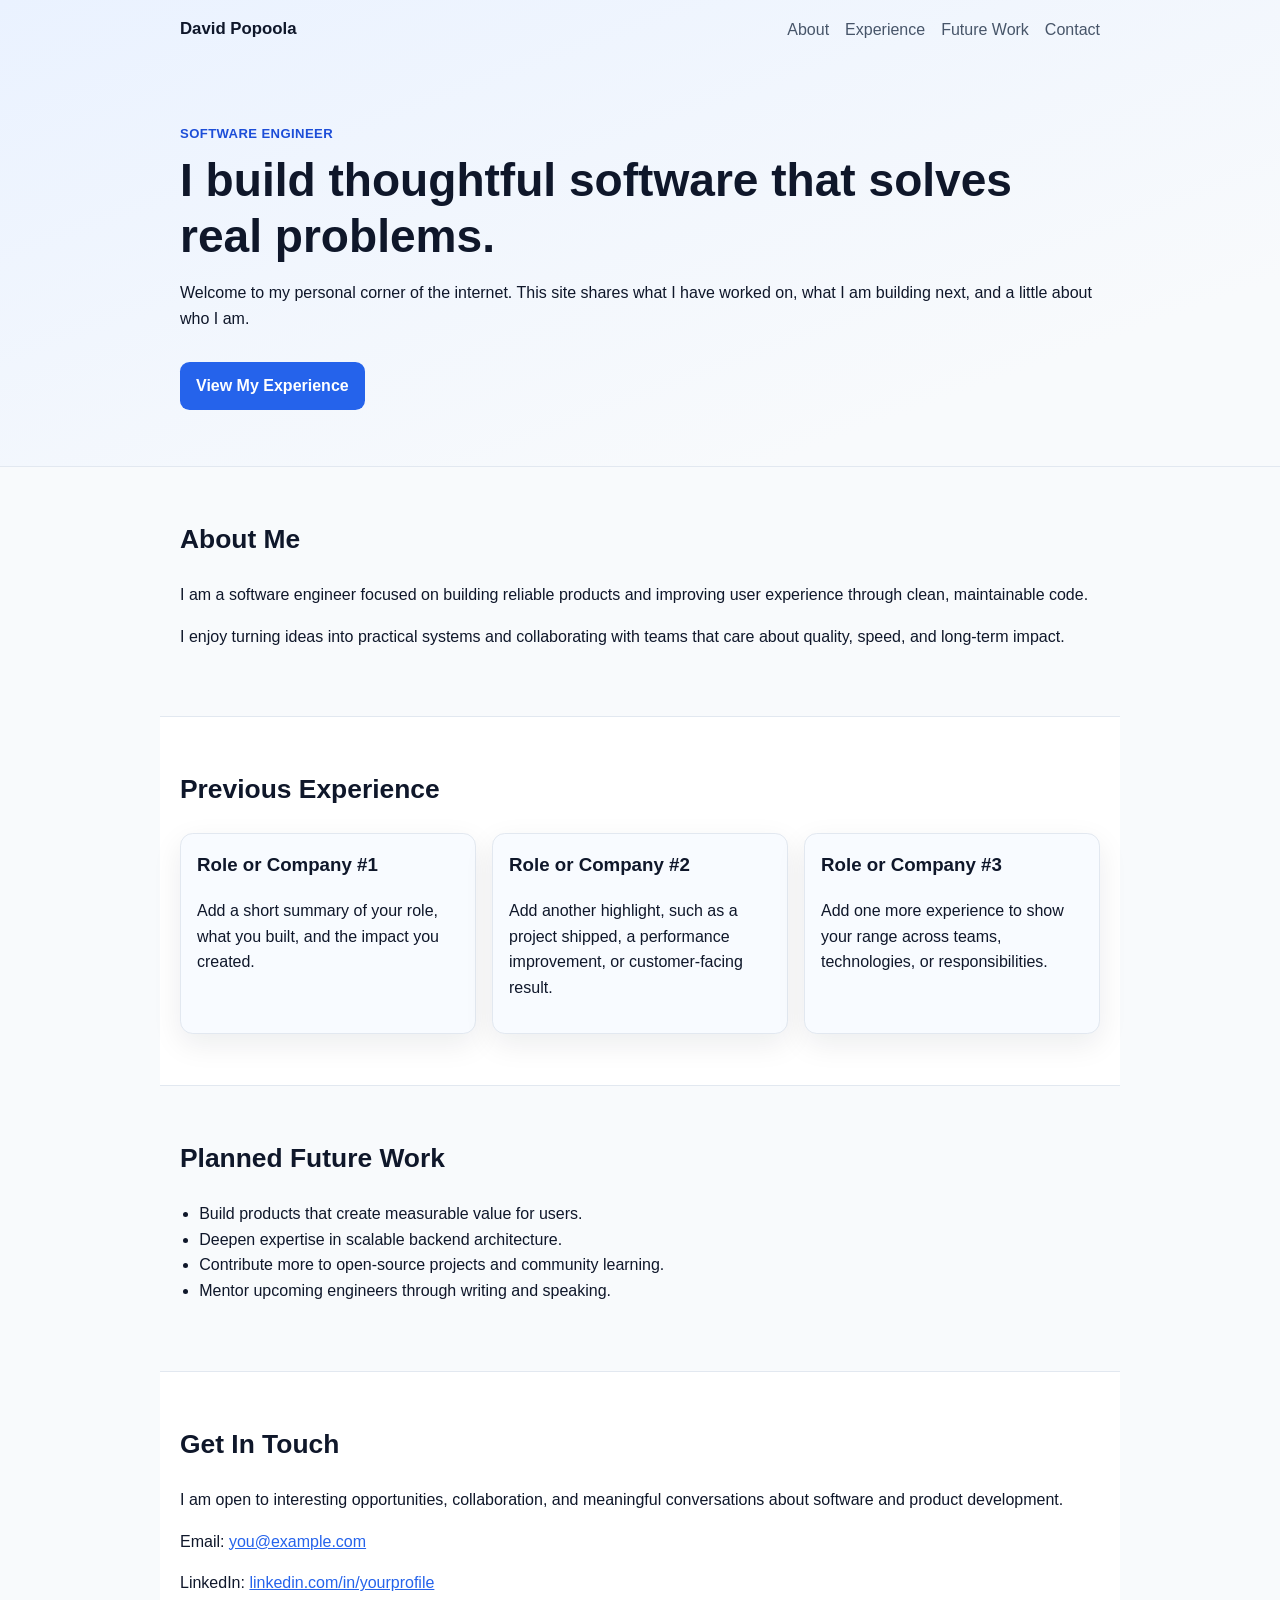
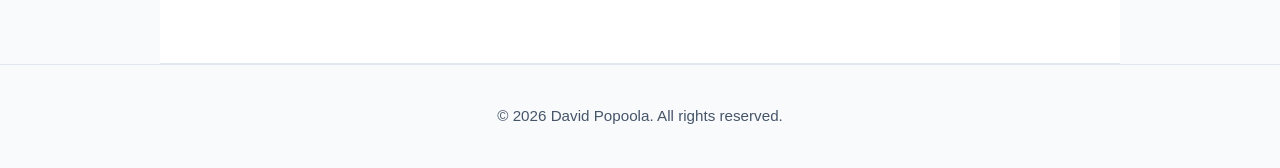
<file: index.html>
<!DOCTYPE html>
<html lang="en">
<head>
  <meta charset="UTF-8" />
  <meta name="viewport" content="width=device-width, initial-scale=1.0" />
  <title>David Popoola | Software Engineer</title>
  <meta
    name="description"
    content="Personal website for David Popoola, software engineer. Experience, future work, and more."
  />
  <link rel="stylesheet" href="styles.css" />
</head>
<body>
  <header class="hero">
    <nav class="nav">
      <div class="brand">David Popoola</div>
      <ul class="nav-links">
        <li><a href="#about">About</a></li>
        <li><a href="#experience">Experience</a></li>
        <li><a href="#future">Future Work</a></li>
        <li><a href="#contact">Contact</a></li>
      </ul>
    </nav>

    <div class="hero-content">
      <p class="kicker">Software Engineer</p>
      <h1>I build thoughtful software that solves real problems.</h1>
      <p>
        Welcome to my personal corner of the internet. This site shares what I
        have worked on, what I am building next, and a little about who I am.
      </p>
      <a class="button" href="#experience">View My Experience</a>
    </div>
  </header>

  <main>
    <section id="about" class="section">
      <h2>About Me</h2>
      <p>
        I am a software engineer focused on building reliable products and
        improving user experience through clean, maintainable code.
      </p>
      <p>
        I enjoy turning ideas into practical systems and collaborating with
        teams that care about quality, speed, and long-term impact.
      </p>
    </section>

    <section id="experience" class="section alt">
      <h2>Previous Experience</h2>
      <div class="cards">
        <article class="card">
          <h3>Role or Company #1</h3>
          <p>
            Add a short summary of your role, what you built, and the impact
            you created.
          </p>
        </article>
        <article class="card">
          <h3>Role or Company #2</h3>
          <p>
            Add another highlight, such as a project shipped, a performance
            improvement, or customer-facing result.
          </p>
        </article>
        <article class="card">
          <h3>Role or Company #3</h3>
          <p>
            Add one more experience to show your range across teams,
            technologies, or responsibilities.
          </p>
        </article>
      </div>
    </section>

    <section id="future" class="section">
      <h2>Planned Future Work</h2>
      <ul class="list">
        <li>Build products that create measurable value for users.</li>
        <li>Deepen expertise in scalable backend architecture.</li>
        <li>Contribute more to open-source projects and community learning.</li>
        <li>Mentor upcoming engineers through writing and speaking.</li>
      </ul>
    </section>

    <section id="contact" class="section alt">
      <h2>Get In Touch</h2>
      <p>
        I am open to interesting opportunities, collaboration, and meaningful
        conversations about software and product development.
      </p>
      <p>
        Email:
        <a href="mailto:you@example.com">you@example.com</a>
      </p>
      <p>
        LinkedIn:
        <a href="https://www.linkedin.com/" target="_blank" rel="noreferrer">
          linkedin.com/in/yourprofile
        </a>
      </p>
    </section>
  </main>

  <footer class="footer">
    <p>&copy; <span id="year"></span> David Popoola. All rights reserved.</p>
  </footer>

  <script>
    document.getElementById("year").textContent = new Date().getFullYear();
  </script>
</body>
</html>
</file>
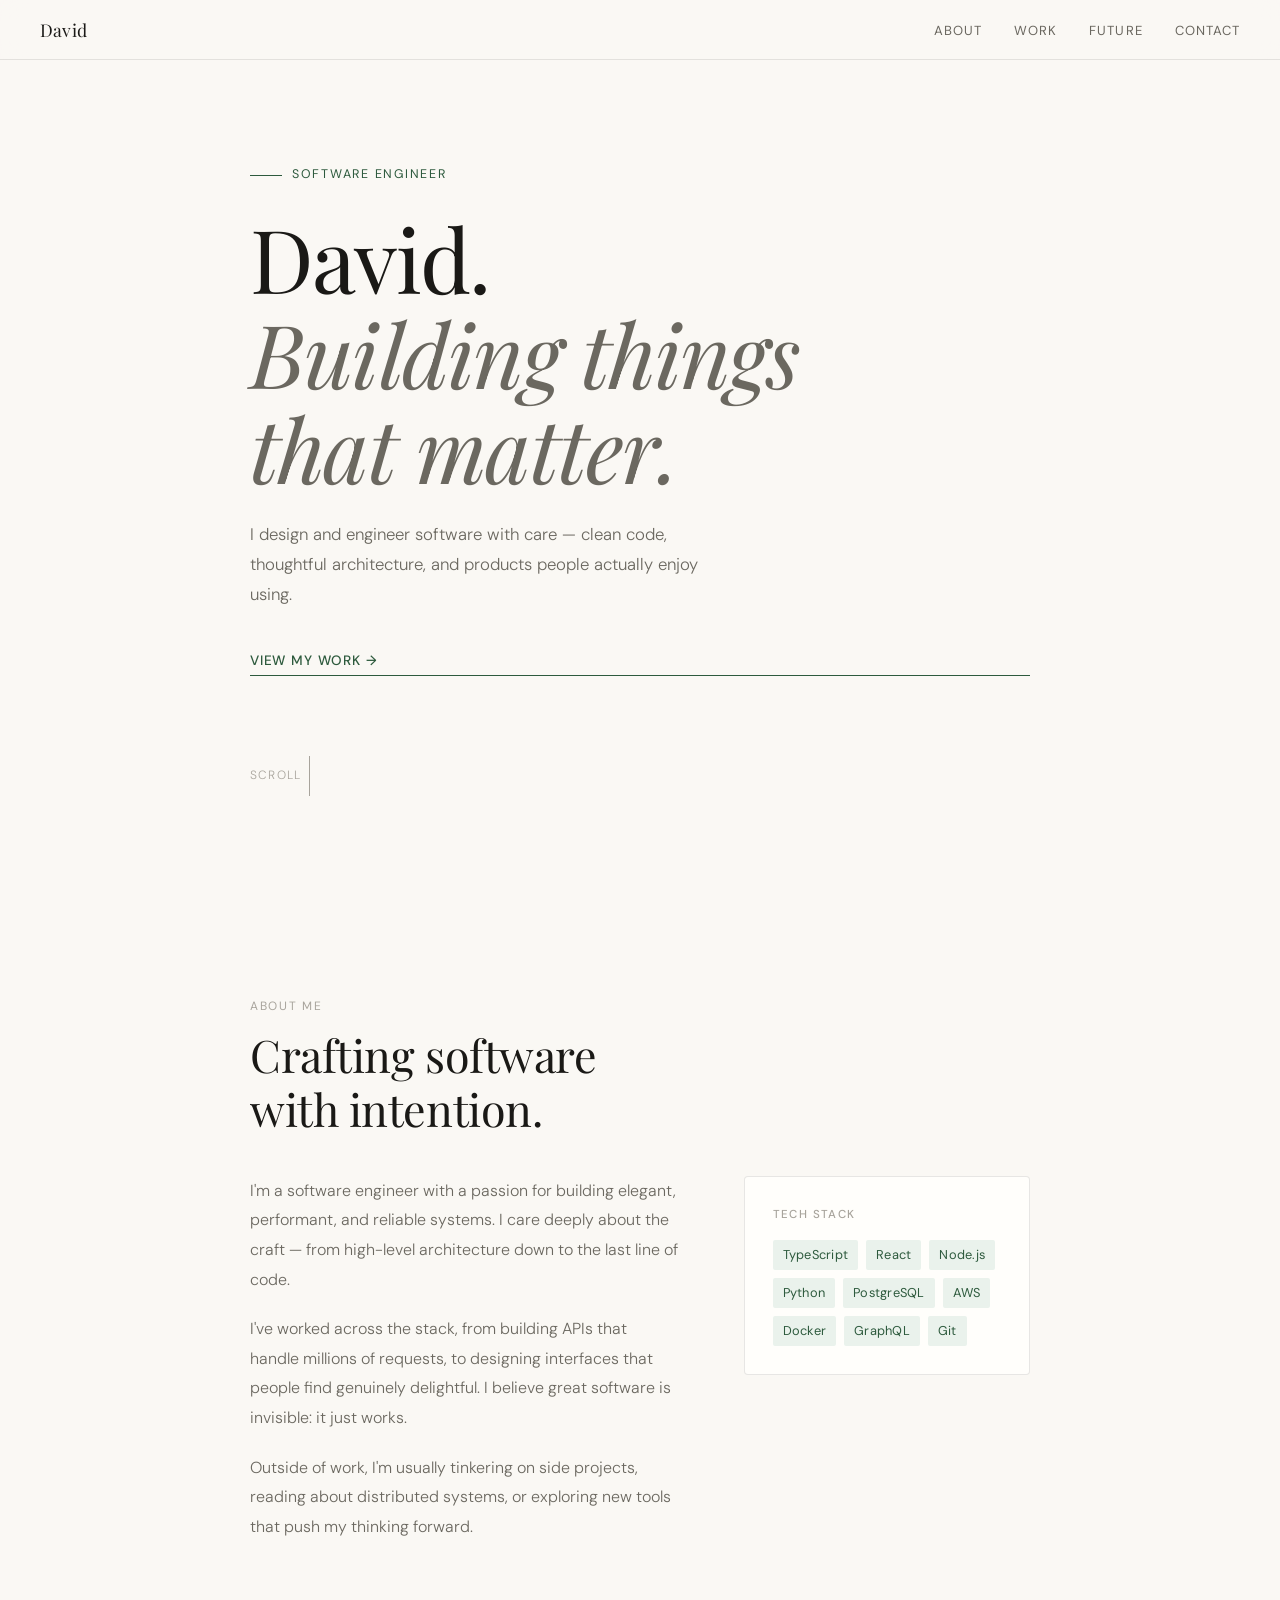
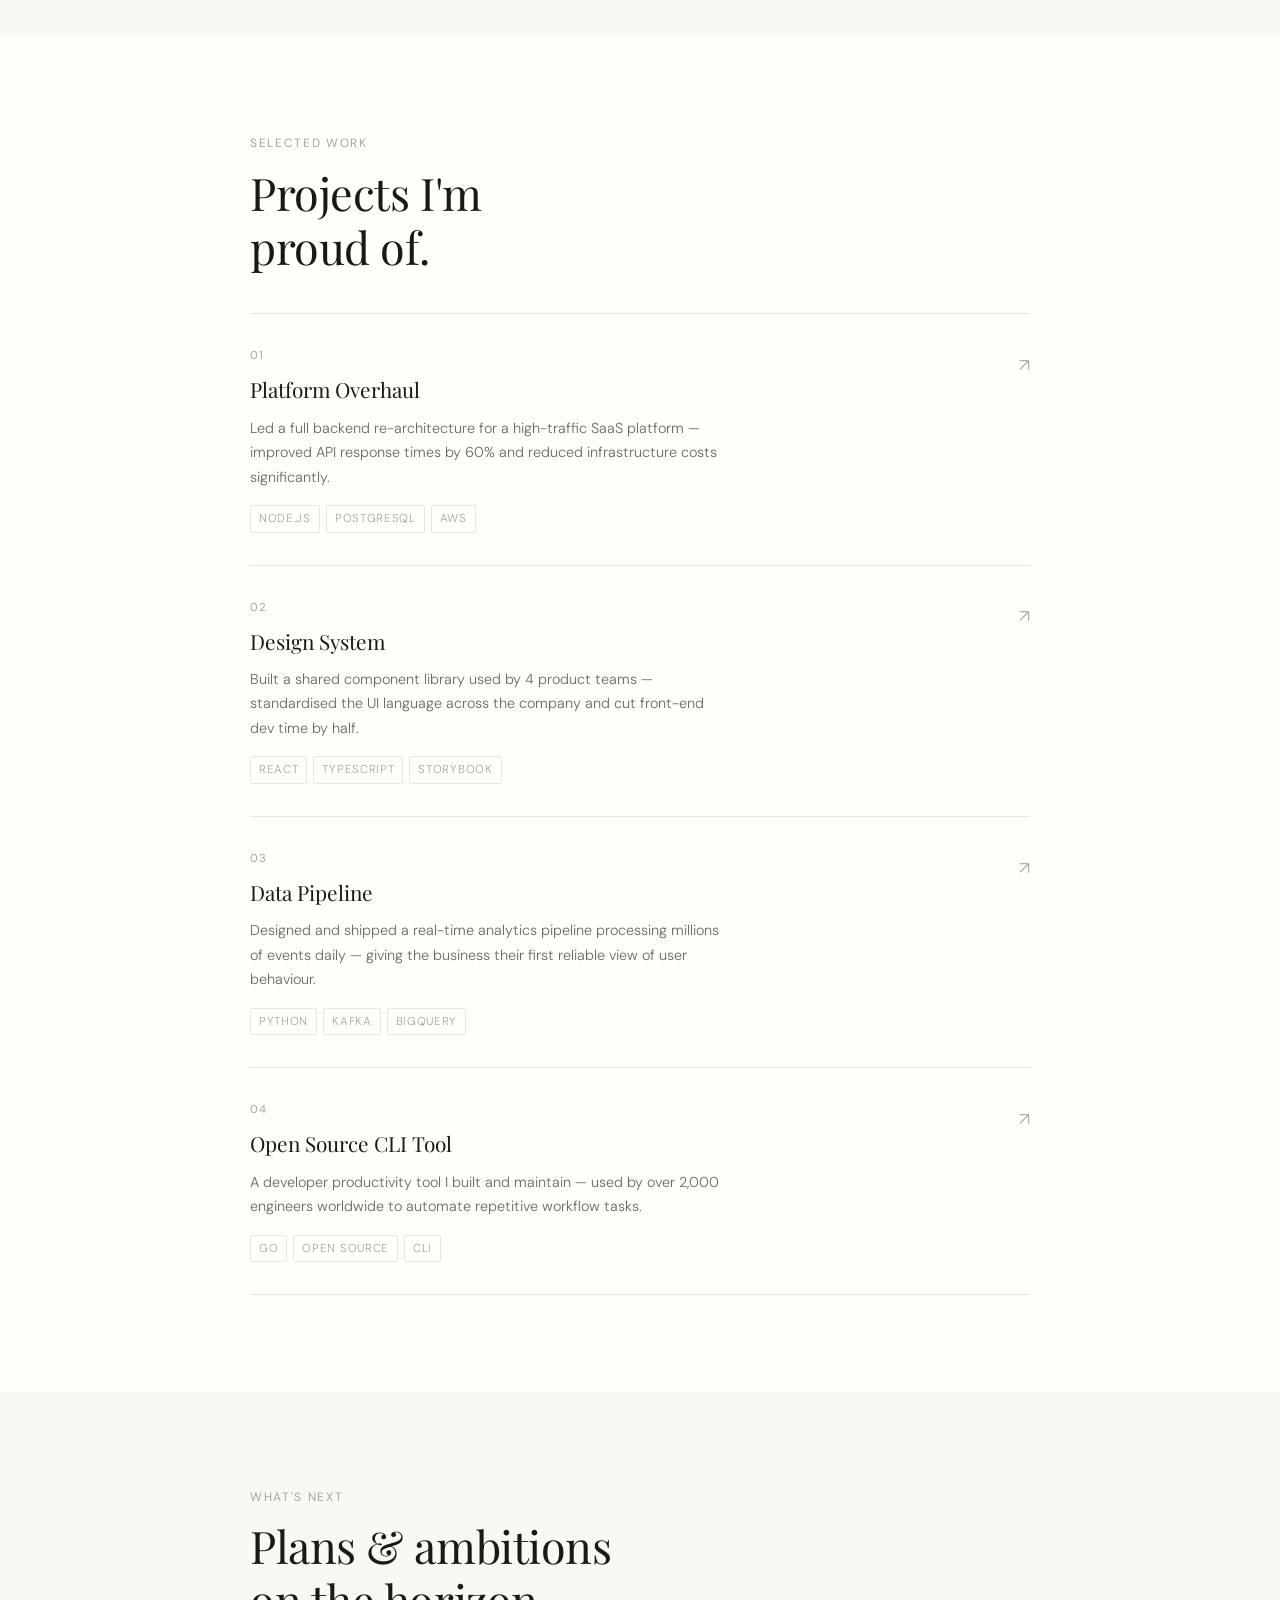
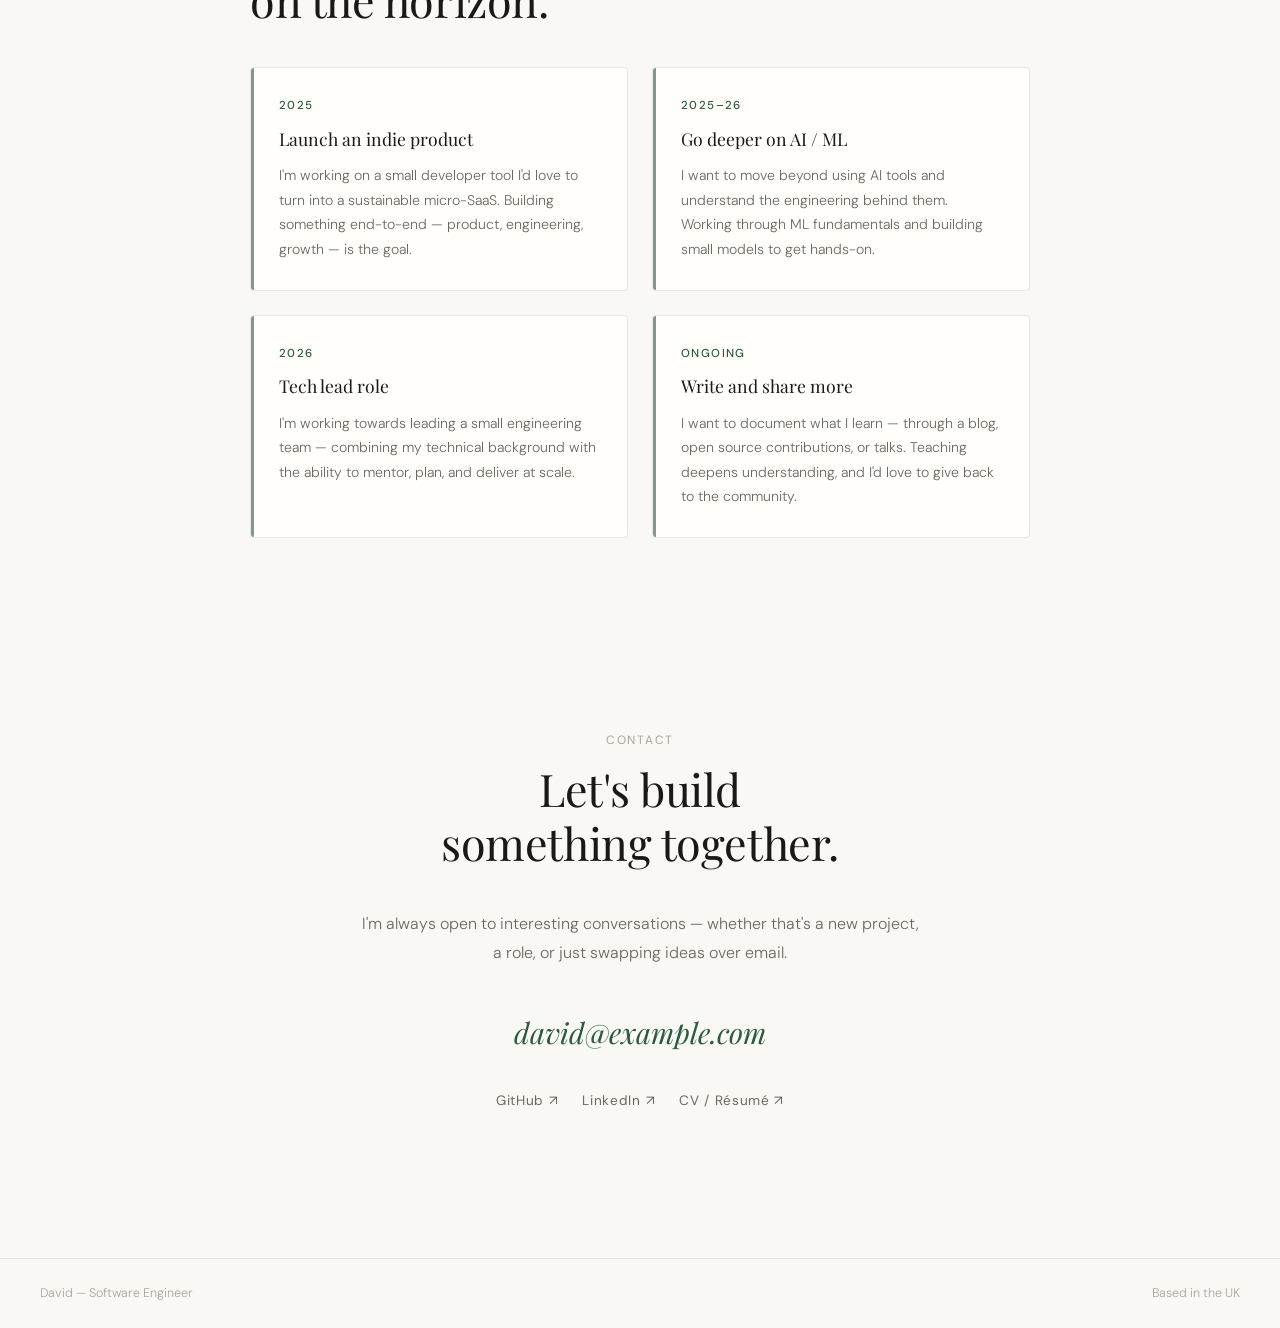
<file: david-personal-website.html>
<!DOCTYPE html>
<html lang="en">
<head>
<meta charset="UTF-8" />
<meta name="viewport" content="width=device-width, initial-scale=1.0"/>
<title>David — Software Engineer</title>
<link href="https://fonts.googleapis.com/css2?family=Playfair+Display:ital,wght@0,400;0,500;1,400&family=DM+Sans:wght@300;400;500&display=swap" rel="stylesheet"/>
<style>
  *, *::before, *::after { box-sizing: border-box; margin: 0; padding: 0; }

  :root {
    --cream: #FAF8F4;
    --warm-white: #FFFEFB;
    --ink: #1A1916;
    --ink-muted: #6B6860;
    --ink-light: #A8A49C;
    --accent: #2D5A3D;
    --accent-light: #EAF2EC;
    --border: rgba(26,25,22,0.10);
    --serif: 'Playfair Display', Georgia, serif;
    --sans: 'DM Sans', system-ui, sans-serif;
  }

  html { scroll-behavior: smooth; }

  body {
    background: var(--cream);
    color: var(--ink);
    font-family: var(--sans);
    font-size: 16px;
    line-height: 1.7;
    font-weight: 300;
  }

  nav {
    position: fixed; top: 0; left: 0; right: 0;
    background: rgba(250,248,244,0.88);
    backdrop-filter: blur(12px);
    -webkit-backdrop-filter: blur(12px);
    border-bottom: 1px solid var(--border);
    z-index: 100;
    padding: 0 2.5rem;
    height: 60px;
    display: flex; align-items: center; justify-content: space-between;
  }

  .nav-name {
    font-family: var(--serif);
    font-size: 1.1rem;
    letter-spacing: 0.01em;
    color: var(--ink);
    text-decoration: none;
  }

  .nav-links {
    display: flex; gap: 2rem;
    list-style: none;
  }

  .nav-links a {
    font-size: 0.82rem;
    font-weight: 400;
    letter-spacing: 0.08em;
    text-transform: uppercase;
    color: var(--ink-muted);
    text-decoration: none;
    transition: color 0.2s;
  }
  .nav-links a:hover { color: var(--ink); }

  main { padding-top: 60px; }

  section { padding: 6rem 2.5rem; max-width: 860px; margin: 0 auto; }

  /* HERO */
  #hero {
    min-height: calc(100vh - 60px);
    display: flex; flex-direction: column; justify-content: center;
    padding-top: 4rem; padding-bottom: 4rem;
  }

  .hero-eyebrow {
    font-size: 0.78rem;
    font-weight: 400;
    letter-spacing: 0.14em;
    text-transform: uppercase;
    color: var(--accent);
    margin-bottom: 1.5rem;
    display: flex; align-items: center; gap: 10px;
  }
  .hero-eyebrow::before {
    content: '';
    display: inline-block;
    width: 32px; height: 1px;
    background: var(--accent);
  }

  h1 {
    font-family: var(--serif);
    font-size: clamp(3rem, 8vw, 5.5rem);
    font-weight: 400;
    line-height: 1.08;
    letter-spacing: -0.02em;
    color: var(--ink);
    margin-bottom: 1.5rem;
  }

  h1 em {
    font-style: italic;
    color: var(--ink-muted);
  }

  .hero-sub {
    font-size: 1.05rem;
    font-weight: 300;
    color: var(--ink-muted);
    max-width: 480px;
    line-height: 1.8;
    margin-bottom: 2.5rem;
  }

  .hero-cta {
    display: inline-flex; align-items: center; gap: 10px;
    font-size: 0.85rem;
    font-weight: 500;
    letter-spacing: 0.06em;
    text-transform: uppercase;
    color: var(--accent);
    text-decoration: none;
    border-bottom: 1px solid var(--accent);
    padding-bottom: 2px;
    transition: gap 0.2s;
  }
  .hero-cta:hover { gap: 16px; }

  .hero-scroll {
    margin-top: 5rem;
    font-size: 0.75rem;
    letter-spacing: 0.1em;
    text-transform: uppercase;
    color: var(--ink-light);
    display: flex; align-items: center; gap: 8px;
  }
  .hero-scroll::after {
    content: '';
    width: 1px; height: 40px;
    background: var(--ink-light);
    display: inline-block;
  }

  /* SECTION HEADERS */
  .section-label {
    font-size: 0.75rem;
    font-weight: 400;
    letter-spacing: 0.14em;
    text-transform: uppercase;
    color: var(--ink-light);
    margin-bottom: 0.75rem;
  }

  h2 {
    font-family: var(--serif);
    font-size: clamp(1.8rem, 4vw, 2.8rem);
    font-weight: 400;
    line-height: 1.2;
    letter-spacing: -0.01em;
    margin-bottom: 2.5rem;
    color: var(--ink);
  }

  /* ABOUT */
  .about-grid {
    display: grid;
    grid-template-columns: 3fr 2fr;
    gap: 4rem;
    align-items: start;
  }

  .about-text p {
    color: var(--ink-muted);
    font-size: 1rem;
    line-height: 1.85;
    margin-bottom: 1.25rem;
  }
  .about-text p:last-child { margin-bottom: 0; }

  .about-stack {
    background: var(--warm-white);
    border: 1px solid var(--border);
    border-radius: 4px;
    padding: 1.75rem;
  }

  .stack-title {
    font-size: 0.72rem;
    font-weight: 500;
    letter-spacing: 0.12em;
    text-transform: uppercase;
    color: var(--ink-light);
    margin-bottom: 1rem;
  }

  .stack-list {
    list-style: none;
    display: flex;
    flex-wrap: wrap;
    gap: 8px;
  }

  .stack-list li {
    font-size: 0.8rem;
    font-weight: 400;
    color: var(--accent);
    background: var(--accent-light);
    padding: 4px 10px;
    border-radius: 2px;
    letter-spacing: 0.02em;
  }

  /* PROJECTS */
  #projects { background: var(--warm-white); max-width: 100%; padding: 6rem 0; }
  .projects-inner { max-width: 860px; margin: 0 auto; padding: 0 2.5rem; }

  .project-list { display: flex; flex-direction: column; gap: 0; }

  .project-item {
    border-top: 1px solid var(--border);
    padding: 2rem 0;
    display: grid;
    grid-template-columns: 1fr auto;
    gap: 2rem;
    align-items: start;
    transition: background 0.2s;
    cursor: default;
  }
  .project-item:last-child { border-bottom: 1px solid var(--border); }

  .project-num {
    font-size: 0.72rem;
    color: var(--ink-light);
    font-weight: 400;
    margin-bottom: 0.4rem;
    letter-spacing: 0.06em;
  }

  .project-name {
    font-family: var(--serif);
    font-size: 1.3rem;
    font-weight: 400;
    color: var(--ink);
    margin-bottom: 0.5rem;
  }

  .project-desc {
    font-size: 0.9rem;
    color: var(--ink-muted);
    max-width: 480px;
    line-height: 1.7;
  }

  .project-tags {
    display: flex; gap: 6px; flex-wrap: wrap;
    margin-top: 1rem;
  }

  .project-tag {
    font-size: 0.72rem;
    letter-spacing: 0.06em;
    text-transform: uppercase;
    color: var(--ink-light);
    border: 1px solid var(--border);
    padding: 3px 8px;
    border-radius: 2px;
  }

  .project-arrow {
    font-size: 1.1rem;
    color: var(--ink-light);
    margin-top: 0.3rem;
    transition: transform 0.2s, color 0.2s;
  }
  .project-item:hover .project-arrow { transform: translate(3px, -3px); color: var(--accent); }

  /* FUTURE */
  .future-grid {
    display: grid;
    grid-template-columns: 1fr 1fr;
    gap: 1.5rem;
  }

  .future-card {
    background: var(--warm-white);
    border: 1px solid var(--border);
    border-radius: 4px;
    padding: 1.75rem;
    position: relative;
    overflow: hidden;
  }
  .future-card::before {
    content: '';
    position: absolute;
    left: 0; top: 0; bottom: 0;
    width: 3px;
    background: var(--accent);
    opacity: 0.6;
  }

  .future-year {
    font-size: 0.72rem;
    font-weight: 500;
    letter-spacing: 0.12em;
    text-transform: uppercase;
    color: var(--accent);
    margin-bottom: 0.5rem;
  }

  .future-title {
    font-family: var(--serif);
    font-size: 1.1rem;
    font-weight: 400;
    color: var(--ink);
    margin-bottom: 0.6rem;
  }

  .future-text {
    font-size: 0.88rem;
    color: var(--ink-muted);
    line-height: 1.75;
  }

  /* CONTACT */
  #contact { text-align: center; max-width: 640px; }
  #contact .section-label { justify-content: center; }

  .contact-intro {
    font-size: 1rem;
    color: var(--ink-muted);
    margin-bottom: 2.5rem;
    line-height: 1.8;
  }

  .contact-links {
    display: flex;
    justify-content: center;
    gap: 1.5rem;
    flex-wrap: wrap;
    margin-bottom: 3rem;
  }

  .contact-link {
    display: inline-flex; align-items: center; gap: 8px;
    font-size: 0.85rem;
    font-weight: 400;
    letter-spacing: 0.05em;
    color: var(--ink-muted);
    text-decoration: none;
    border-bottom: 1px solid transparent;
    padding-bottom: 1px;
    transition: color 0.2s, border-color 0.2s;
  }
  .contact-link:hover { color: var(--ink); border-color: var(--ink); }

  .contact-email {
    font-family: var(--serif);
    font-size: clamp(1.2rem, 3vw, 1.8rem);
    font-style: italic;
    color: var(--accent);
    text-decoration: none;
    border-bottom: 1px solid transparent;
    transition: border-color 0.2s;
  }
  .contact-email:hover { border-color: var(--accent); }

  footer {
    border-top: 1px solid var(--border);
    padding: 1.5rem 2.5rem;
    display: flex; justify-content: space-between; align-items: center;
    font-size: 0.78rem;
    color: var(--ink-light);
  }

  @media (max-width: 640px) {
    nav { padding: 0 1.25rem; }
    .nav-links { display: none; }
    section { padding: 4rem 1.25rem; }
    .about-grid { grid-template-columns: 1fr; gap: 2rem; }
    .future-grid { grid-template-columns: 1fr; }
    .projects-inner { padding: 0 1.25rem; }
    footer { flex-direction: column; gap: 0.5rem; text-align: center; }
  }
</style>
</head>
<body>

<nav>
  <a class="nav-name" href="#hero">David</a>
  <ul class="nav-links">
    <li><a href="#about">About</a></li>
    <li><a href="#projects">Work</a></li>
    <li><a href="#future">Future</a></li>
    <li><a href="#contact">Contact</a></li>
  </ul>
</nav>

<main>

  <!-- HERO -->
  <section id="hero">
    <div class="hero-eyebrow">Software Engineer</div>
    <h1>David.<br><em>Building things<br>that matter.</em></h1>
    <p class="hero-sub">I design and engineer software with care — clean code, thoughtful architecture, and products people actually enjoy using.</p>
    <a class="hero-cta" href="#projects">View my work →</a>
    <div class="hero-scroll">Scroll</div>
  </section>

  <!-- ABOUT -->
  <section id="about">
    <div class="section-label">About me</div>
    <h2>Crafting software<br>with intention.</h2>
    <div class="about-grid">
      <div class="about-text">
        <p>I'm a software engineer with a passion for building elegant, performant, and reliable systems. I care deeply about the craft — from high-level architecture down to the last line of code.</p>
        <p>I've worked across the stack, from building APIs that handle millions of requests, to designing interfaces that people find genuinely delightful. I believe great software is invisible: it just works.</p>
        <p>Outside of work, I'm usually tinkering on side projects, reading about distributed systems, or exploring new tools that push my thinking forward.</p>
      </div>
      <div class="about-stack">
        <div class="stack-title">Tech stack</div>
        <ul class="stack-list">
          <li>TypeScript</li>
          <li>React</li>
          <li>Node.js</li>
          <li>Python</li>
          <li>PostgreSQL</li>
          <li>AWS</li>
          <li>Docker</li>
          <li>GraphQL</li>
          <li>Git</li>
        </ul>
      </div>
    </div>
  </section>

  <!-- PROJECTS -->
  <div id="projects">
    <div class="projects-inner">
      <div class="section-label">Selected work</div>
      <h2>Projects I'm<br>proud of.</h2>
      <div class="project-list">

        <div class="project-item">
          <div>
            <div class="project-num">01</div>
            <div class="project-name">Platform Overhaul</div>
            <div class="project-desc">Led a full backend re-architecture for a high-traffic SaaS platform — improved API response times by 60% and reduced infrastructure costs significantly.</div>
            <div class="project-tags">
              <span class="project-tag">Node.js</span>
              <span class="project-tag">PostgreSQL</span>
              <span class="project-tag">AWS</span>
            </div>
          </div>
          <div class="project-arrow">↗</div>
        </div>

        <div class="project-item">
          <div>
            <div class="project-num">02</div>
            <div class="project-name">Design System</div>
            <div class="project-desc">Built a shared component library used by 4 product teams — standardised the UI language across the company and cut front-end dev time by half.</div>
            <div class="project-tags">
              <span class="project-tag">React</span>
              <span class="project-tag">TypeScript</span>
              <span class="project-tag">Storybook</span>
            </div>
          </div>
          <div class="project-arrow">↗</div>
        </div>

        <div class="project-item">
          <div>
            <div class="project-num">03</div>
            <div class="project-name">Data Pipeline</div>
            <div class="project-desc">Designed and shipped a real-time analytics pipeline processing millions of events daily — giving the business their first reliable view of user behaviour.</div>
            <div class="project-tags">
              <span class="project-tag">Python</span>
              <span class="project-tag">Kafka</span>
              <span class="project-tag">BigQuery</span>
            </div>
          </div>
          <div class="project-arrow">↗</div>
        </div>

        <div class="project-item">
          <div>
            <div class="project-num">04</div>
            <div class="project-name">Open Source CLI Tool</div>
            <div class="project-desc">A developer productivity tool I built and maintain — used by over 2,000 engineers worldwide to automate repetitive workflow tasks.</div>
            <div class="project-tags">
              <span class="project-tag">Go</span>
              <span class="project-tag">Open Source</span>
              <span class="project-tag">CLI</span>
            </div>
          </div>
          <div class="project-arrow">↗</div>
        </div>

      </div>
    </div>
  </div>

  <!-- FUTURE PLANS -->
  <section id="future">
    <div class="section-label">What's next</div>
    <h2>Plans & ambitions<br>on the horizon.</h2>
    <div class="future-grid">
      <div class="future-card">
        <div class="future-year">2025</div>
        <div class="future-title">Launch an indie product</div>
        <p class="future-text">I'm working on a small developer tool I'd love to turn into a sustainable micro-SaaS. Building something end-to-end — product, engineering, growth — is the goal.</p>
      </div>
      <div class="future-card">
        <div class="future-year">2025–26</div>
        <div class="future-title">Go deeper on AI / ML</div>
        <p class="future-text">I want to move beyond using AI tools and understand the engineering behind them. Working through ML fundamentals and building small models to get hands-on.</p>
      </div>
      <div class="future-card">
        <div class="future-year">2026</div>
        <div class="future-title">Tech lead role</div>
        <p class="future-text">I'm working towards leading a small engineering team — combining my technical background with the ability to mentor, plan, and deliver at scale.</p>
      </div>
      <div class="future-card">
        <div class="future-year">Ongoing</div>
        <div class="future-title">Write and share more</div>
        <p class="future-text">I want to document what I learn — through a blog, open source contributions, or talks. Teaching deepens understanding, and I'd love to give back to the community.</p>
      </div>
    </div>
  </section>

  <!-- CONTACT -->
  <section id="contact">
    <div class="section-label">Contact</div>
    <h2>Let's build<br>something together.</h2>
    <p class="contact-intro">I'm always open to interesting conversations — whether that's a new project, a role, or just swapping ideas over email.</p>
    <a class="contact-email" href="mailto:david@example.com">david@example.com</a>
    <div style="height: 2rem;"></div>
    <div class="contact-links">
      <a class="contact-link" href="https://github.com" target="_blank">GitHub ↗</a>
      <a class="contact-link" href="https://linkedin.com" target="_blank">LinkedIn ↗</a>
      <a class="contact-link" href="#" target="_blank">CV / Résumé ↗</a>
    </div>
  </section>

</main>

<footer>
  <span>David — Software Engineer</span>
  <span>Based in the UK</span>
</footer>

</body>
</html>
</file>
<file: styles.css>
:root {
  color-scheme: light;
  --bg: #f8fafc;
  --surface: #ffffff;
  --text: #0f172a;
  --muted: #475569;
  --brand: #2563eb;
  --brand-dark: #1d4ed8;
  --border: #e2e8f0;
  --shadow: 0 10px 30px rgba(15, 23, 42, 0.08);
}

* {
  box-sizing: border-box;
}

html,
body {
  margin: 0;
  padding: 0;
  font-family: -apple-system, BlinkMacSystemFont, "Segoe UI", Roboto, Ubuntu,
    "Helvetica Neue", sans-serif;
  background: var(--bg);
  color: var(--text);
  line-height: 1.6;
}

a {
  color: var(--brand);
}

.hero {
  background: linear-gradient(160deg, #eaf2ff 0%, #f8fafc 80%);
  border-bottom: 1px solid var(--border);
}

.nav {
  max-width: 960px;
  margin: 0 auto;
  padding: 1rem 1.25rem;
  display: flex;
  align-items: center;
  justify-content: space-between;
}

.brand {
  font-weight: 700;
  font-size: 1.05rem;
}

.nav-links {
  margin: 0;
  padding: 0;
  display: flex;
  gap: 1rem;
  list-style: none;
}

.nav-links a {
  text-decoration: none;
  color: var(--muted);
  font-weight: 500;
}

.nav-links a:hover {
  color: var(--text);
}

.hero-content {
  max-width: 960px;
  margin: 0 auto;
  padding: 4rem 1.25rem 3.5rem;
}

.kicker {
  margin: 0;
  color: var(--brand-dark);
  font-weight: 700;
  letter-spacing: 0.03em;
  text-transform: uppercase;
  font-size: 0.82rem;
}

h1 {
  margin: 0.6rem 0 1rem;
  font-size: clamp(2rem, 3.6vw, 3rem);
  line-height: 1.2;
}

h2 {
  margin-top: 0;
  font-size: 1.65rem;
}

.button {
  display: inline-block;
  margin-top: 0.9rem;
  background: var(--brand);
  color: white;
  text-decoration: none;
  padding: 0.7rem 1rem;
  border-radius: 0.6rem;
  font-weight: 600;
}

.button:hover {
  background: var(--brand-dark);
}

.section {
  max-width: 960px;
  margin: 0 auto;
  padding: 3.2rem 1.25rem;
}

.section.alt {
  background: var(--surface);
  border-top: 1px solid var(--border);
  border-bottom: 1px solid var(--border);
}

.cards {
  display: grid;
  grid-template-columns: repeat(auto-fit, minmax(210px, 1fr));
  gap: 1rem;
}

.card {
  background: #f8fbff;
  border: 1px solid var(--border);
  border-radius: 0.8rem;
  padding: 1rem;
  box-shadow: var(--shadow);
}

.card h3 {
  margin-top: 0;
}

.list {
  padding-left: 1.2rem;
}

.footer {
  border-top: 1px solid var(--border);
  text-align: center;
  padding: 1.5rem 1rem;
  color: var(--muted);
  font-size: 0.95rem;
}

@media (max-width: 720px) {
  .nav {
    flex-direction: column;
    gap: 0.75rem;
  }

  .nav-links {
    flex-wrap: wrap;
    justify-content: center;
  }
}
</file>
